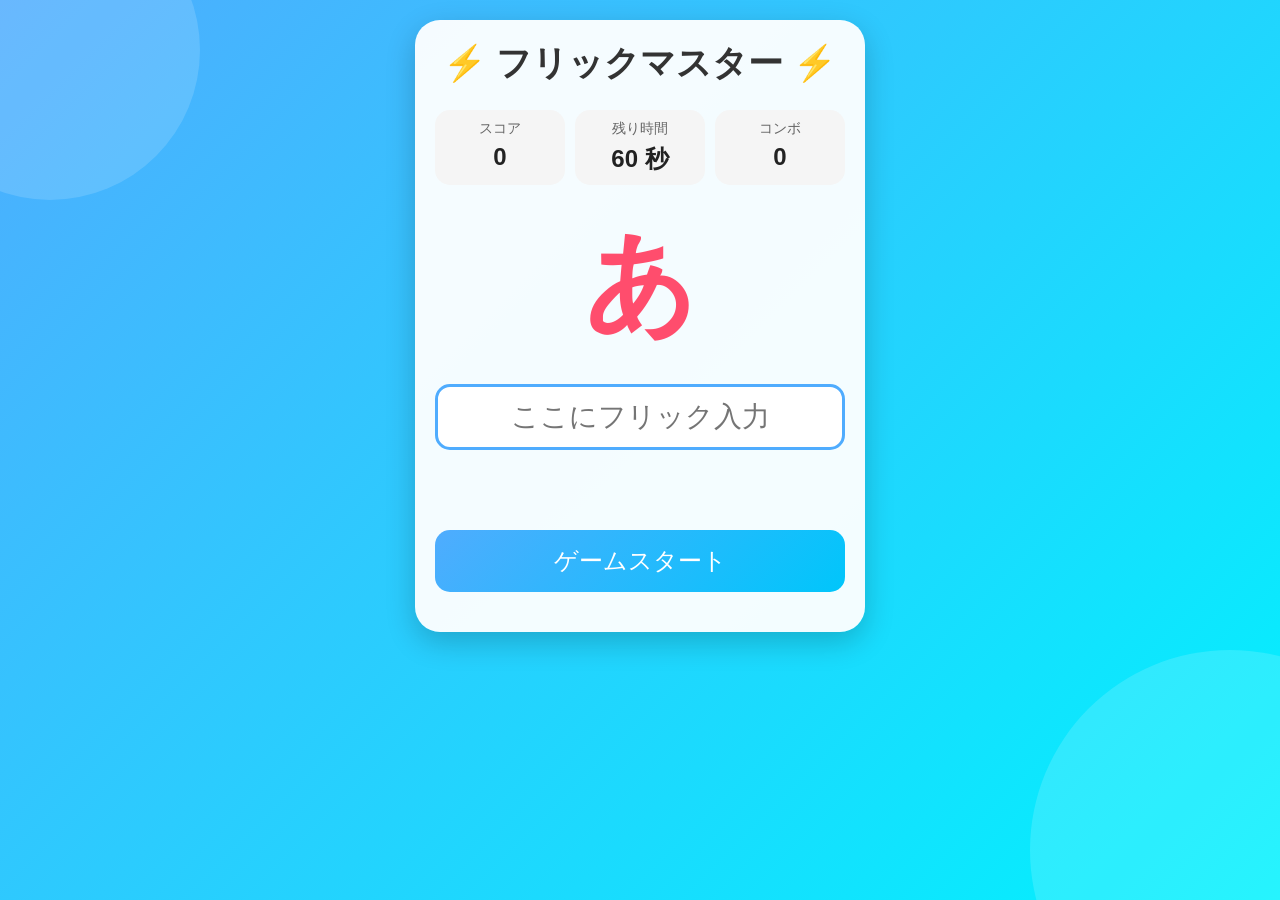
<file: Smartphone.html>
<!DOCTYPE html>
<html lang="ja">
<head>
    <meta charset="UTF-8">

    <!-- スマホ画面に最適化 -->
    <meta name="viewport" content="width=device-width, initial-scale=1.0">

    <title>フリックマスター</title>

    <!-- CSS読み込み -->
    <link rel="stylesheet" href="Smartphone.css">
</head>
<body>

    <!-- 背景装飾 -->
    <div class="background-circle"></div>
    <div class="background-circle2"></div>

    <!-- ゲーム本体 -->
    <div class="game">

        <!-- タイトル -->
        <h1>⚡ フリックマスター ⚡</h1>

        <!-- ステータス -->
        <div class="status">

            <!-- スコア -->
            <div class="card">
                <p>スコア</p>
                <h2 id="score">0</h2>
            </div>

            <!-- 時間 -->
            <div class="card">
                <p>残り時間</p>
                <h2><span id="time">60</span> 秒</h2>
            </div>

            <!-- コンボ -->
            <div class="card">
                <p>コンボ</p>
                <h2 id="combo">0</h2>
            </div>

        </div>

        <!-- 問題表示 -->
        <div id="question">あ</div>

        <!-- 入力欄 -->
        <input
            type="text"
            id="answer"
            placeholder="ここにフリック入力"
            autocomplete="off"
        >

        <!-- 結果 -->
        <div id="result"></div>

        <!-- ボタン -->
        <button id="startBtn">ゲームスタート</button>

        <!-- ランク表示 -->
        <div id="rank"></div>

    </div>

    <!-- JavaScript -->
    <script src="Smartphone.js"></script>

</body>
</html>
</file>
<file: Smartphone.css>
/* 全要素 */
*{
    box-sizing:border-box;
}


/* 画面全体 */
body{

    /* 横中央 */
    display:flex;
    justify-content:center;

    /* 縦中央をやめる */
    align-items:flex-start;

    /* 高さ */
    min-height:100dvh;

    /* 余白削除 */
    margin:0;

    /* 上下余白 */
    padding:20px 0;

    /* フォント */
    font-family:sans-serif;

    /* 背景 */
    background:linear-gradient(135deg,#4facfe,#00f2fe);

    /* 横スクロール防止 */
    overflow-x:hidden;
}


/* 背景の丸 */
.background-circle,
.background-circle2{

    position:fixed;

    border-radius:50%;

    opacity:0.15;

    z-index:0;
}


/* 左上 */
.background-circle{

    width:300px;
    height:300px;

    background:white;

    top:-100px;
    left:-100px;
}


/* 右下 */
.background-circle2{

    width:400px;
    height:400px;

    background:white;

    bottom:-150px;
    right:-150px;
}


/* ゲーム本体 */
.game{

    position:relative;

    z-index:1;

    width:92%;

    max-width:450px;

    background:rgba(255,255,255,0.95);

    padding:20px;

    border-radius:25px;

    box-shadow:0 10px 30px rgba(0,0,0,0.2);

    text-align:center;

    margin-bottom:40px;
}


/* タイトル */
h1{

    margin-top:0;

    color:#333;

    font-size:35px;
}


/* ステータス */
.status{

    display:flex;

    justify-content:space-between;

    gap:10px;

    margin-bottom:20px;
}


/* カード */
.card{

    flex:1;

    background:#f5f5f5;

    border-radius:15px;

    padding:10px;
}


/* カード文字 */
.card p{

    margin:0;

    font-size:14px;

    color:#666;
}


/* カード数字 */
.card h2{

    margin:5px 0 0;

    color:#222;
}


/* 問題文字 */
#question{

    font-size:110px;

    margin:25px 0;

    color:#ff4d6d;

    font-weight:bold;

    transition:0.2s;
}


/* 入力欄 */
#answer{

    width:100%;

    font-size:28px;

    padding:14px;

    border-radius:15px;

    border:3px solid #4facfe;

    outline:none;

    text-align:center;

    background:white;
}


/* フォーカス時 */
#answer:focus{

    box-shadow:0 0 10px #4facfe;
}


/* 結果 */
#result{

    min-height:40px;

    margin-top:20px;

    font-size:28px;

    font-weight:bold;
}


/* ボタン */
button{

    margin-top:20px;

    width:100%;

    padding:15px;

    font-size:24px;

    border:none;

    border-radius:15px;

    background:linear-gradient(135deg,#4facfe,#00c6fb);

    color:white;

    cursor:pointer;

    transition:0.2s;
}


/* ボタン押下 */
button:active{

    transform:scale(0.97);
}


/* ランク */
#rank{

    margin-top:20px;

    font-size:28px;

    font-weight:bold;

    color:#ff9800;
}


/* スマホ対応 */
@media(max-width:500px){

    .game{
        padding:15px;
    }

    #question{
        font-size:80px;
    }

    #answer{
        font-size:24px;
    }

    h1{
        font-size:28px;
    }

    #result{
        font-size:22px;
    }
}
</file>
